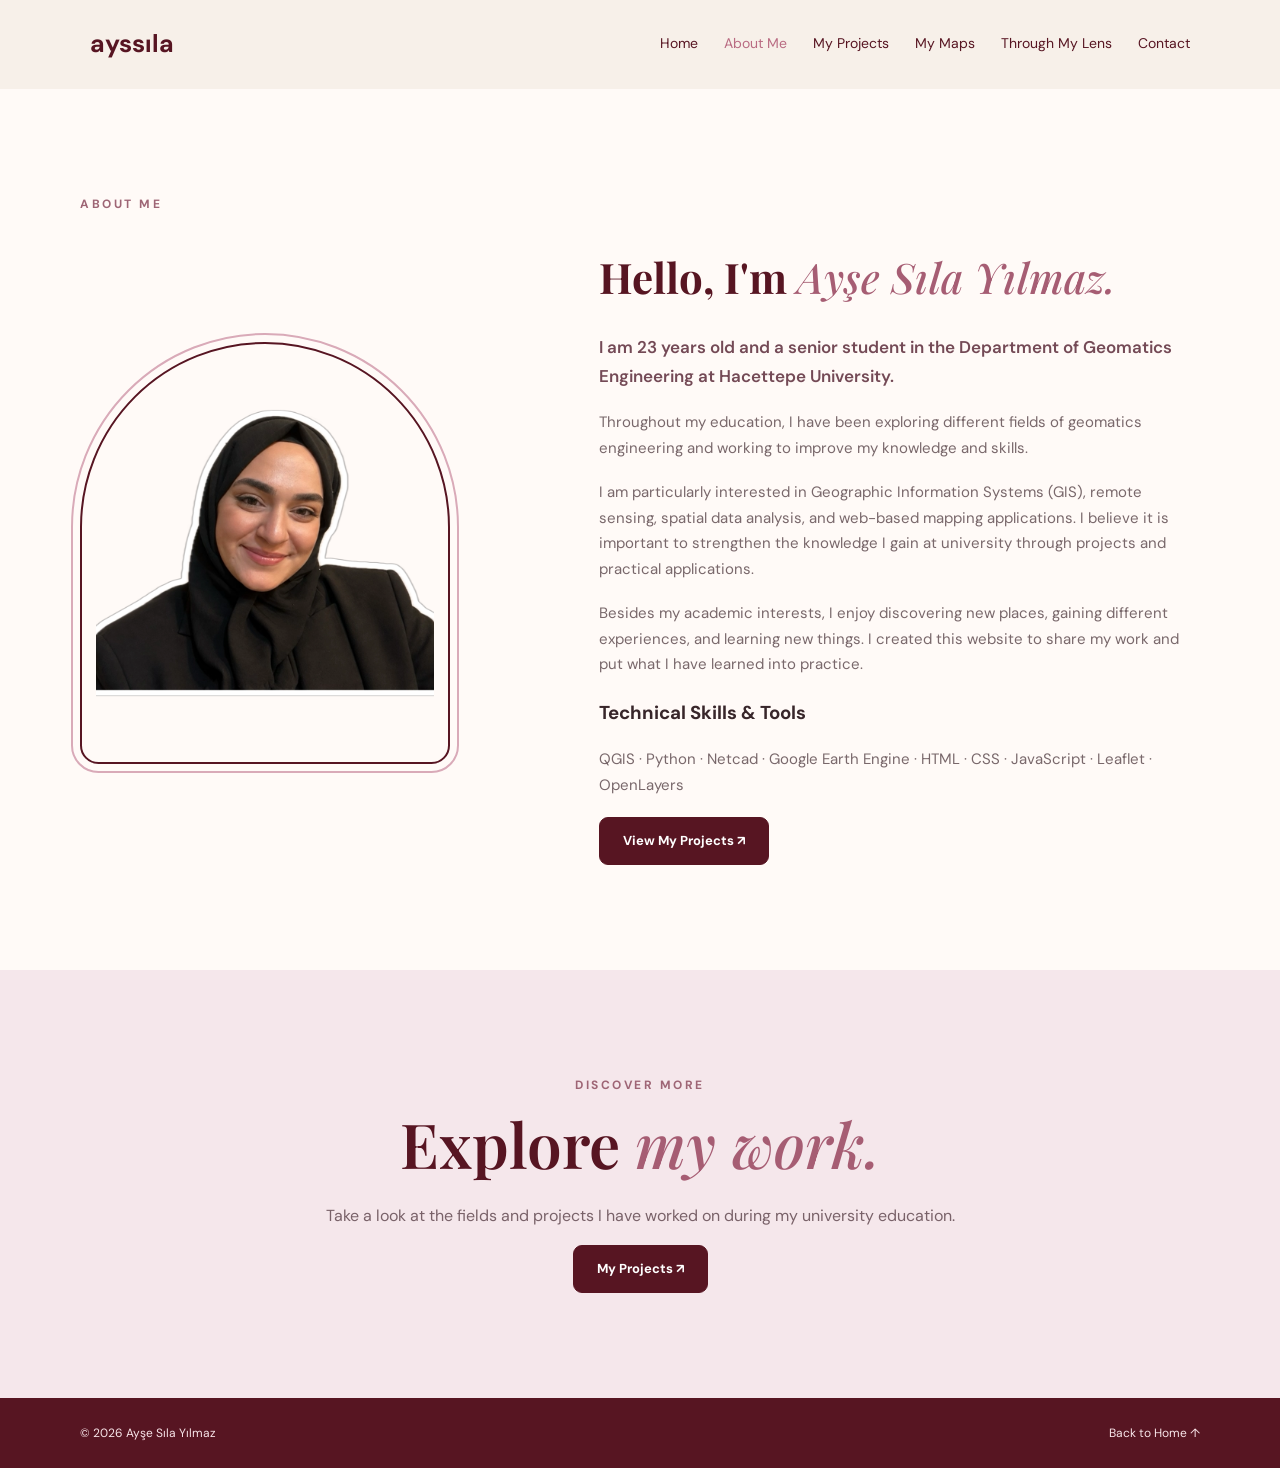
<file: about.html>
<!DOCTYPE html>
<html lang="en">
<head>
  <meta charset="UTF-8">
  <meta name="viewport" content="width=device-width, initial-scale=1.0">
  <title>About Me | Ayşe Sıla</title>
  <link rel="stylesheet" href="style.css">
  <script defer src="script.js"></script>
</head>

<body>
  <header class="gallery-header">
    <a class="gallery-logo" href="index.html">
      ayssıla
    </a>

    <nav class="gallery-nav">
      <a href="index.html">Home</a>
      <a href="about.html" class="gallery-active">About Me</a>
      <a href="projects.html">My Projects</a>
      <a href="maps.html">My Maps</a>
      <a href="gallery.html">Through My Lens</a>
      <a href="index.html#iletisim">Contact</a>
    </nav>
  </header>

  <main>
    <section class="section inner-page">
      <div class="container">
        <p class="eyebrow reveal">ABOUT ME</p>

        <div class="about-layout">
          <div class="about-photo reveal from-left">
            <img src="images/profile.png" alt="Ayşe Sıla Yılmaz">
          </div>

          <div class="about-content reveal from-right">
            <h1>Hello, I'm <em>Ayşe Sıla Yılmaz.</em></h1>

            <p class="about-lead">
              I am 23 years old and a senior student
              in the Department of Geomatics Engineering
              at Hacettepe University.
            </p>

            <p>
              Throughout my education, I have been exploring
              different fields of geomatics engineering
              and working to improve my knowledge and skills.
            </p>

            <p>
              I am particularly interested in Geographic
              Information Systems (GIS), remote sensing,
              spatial data analysis, and web-based mapping
              applications. I believe it is important to
              strengthen the knowledge I gain at university
              through projects and practical applications.
            </p>

            <p>
              Besides my academic interests, I enjoy
              discovering new places, gaining different
              experiences, and learning new things.
              I created this website to share my work
              and put what I have learned into practice.
            </p>

            <!-- Technical Skills -->
            <div class="skills-mini">
              <h3>Technical Skills & Tools</h3>
              <p>
            QGIS · Python · Netcad · Google Earth Engine ·
            HTML · CSS · JavaScript · Leaflet · OpenLayers
              </p>
            </div>

            <a class="button-primary" href="projects.html">
              View My Projects ↗
            </a>
          </div>
        </div>
      </div>
    </section>

    <section class="section contact-section">
      <div class="container reveal">
        <p class="eyebrow">DISCOVER MORE</p>

        <h2 class="section-title">
          Explore <em>my work.</em>
        </h2>

        <p>
          Take a look at the fields and projects
          I have worked on during my university education.
        </p>

        <a class="button-primary" href="projects.html">
          My Projects ↗
        </a>
      </div>
    </section>
  </main>

  <footer class="site-footer">
    <span>© 2026 Ayşe Sıla Yılmaz</span>
    <a href="index.html">Back to Home ↑</a>
  </footer>
</body>
</html>
</file>
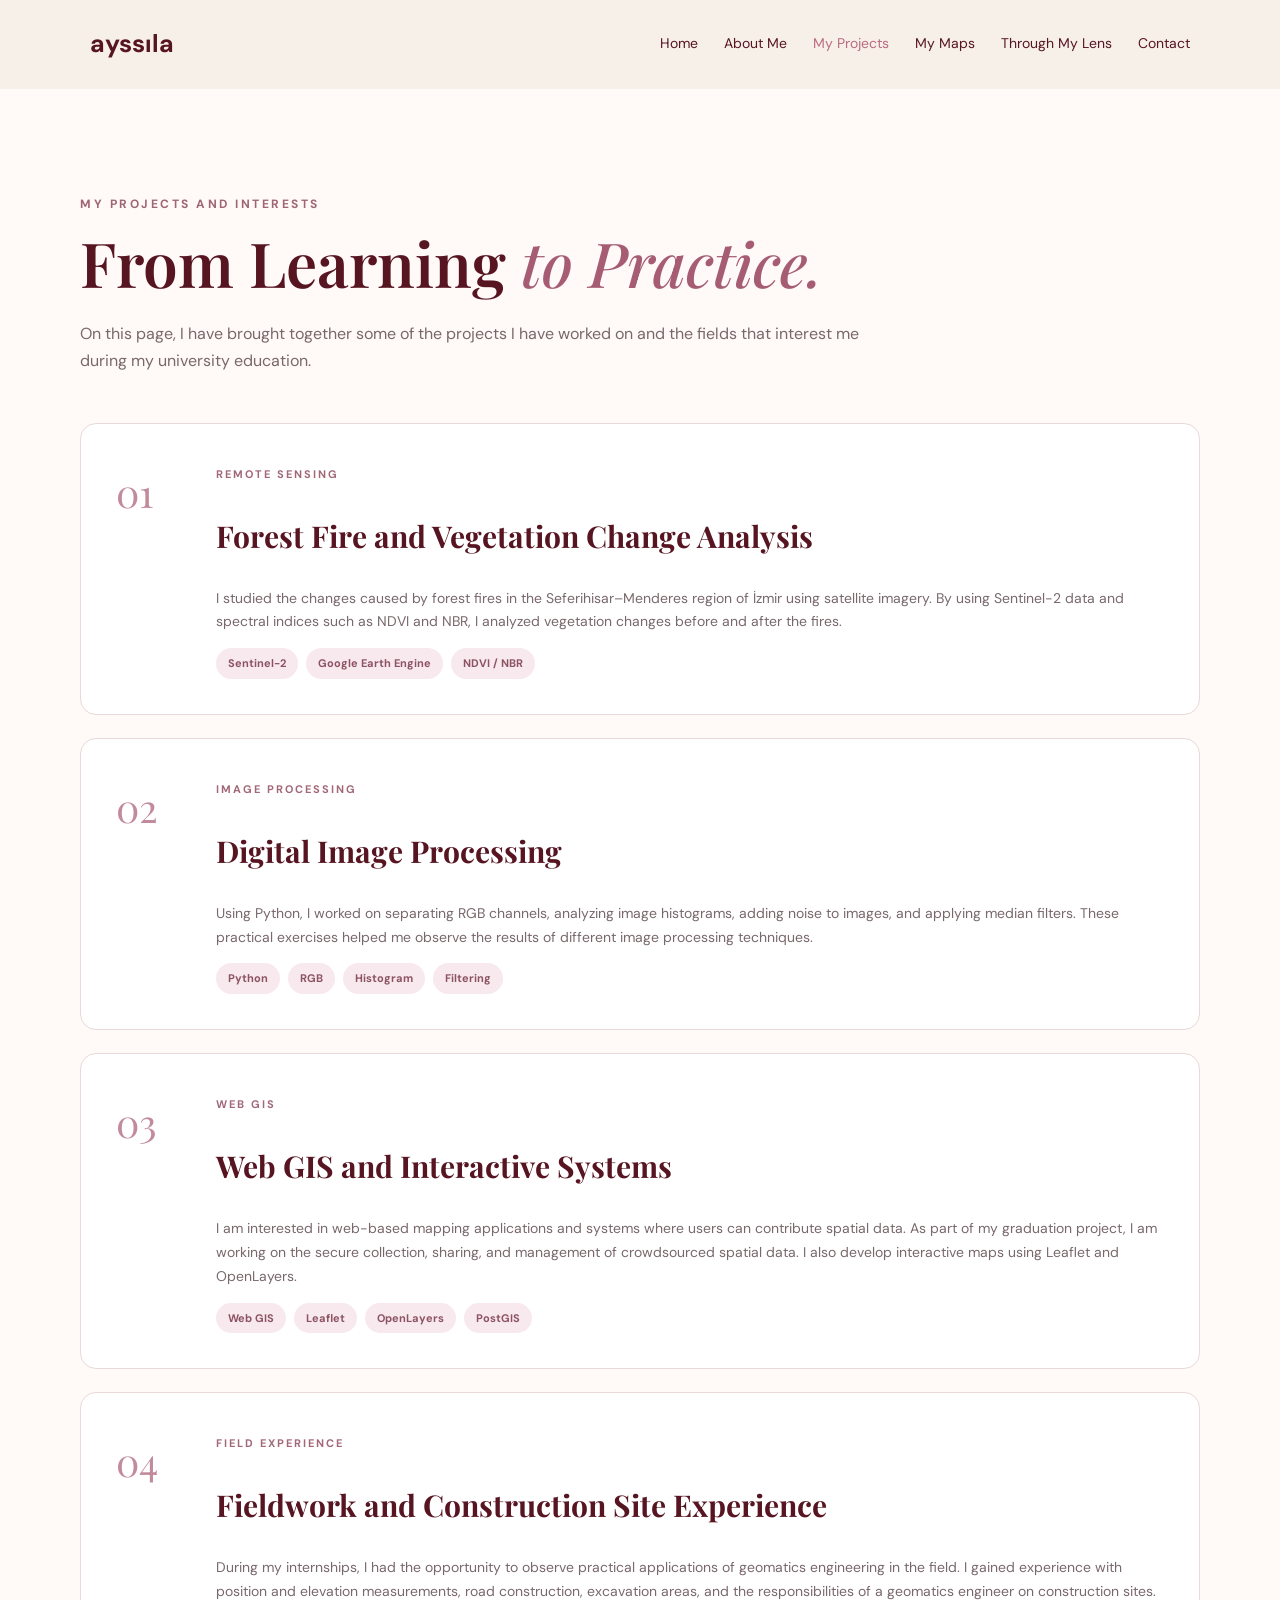
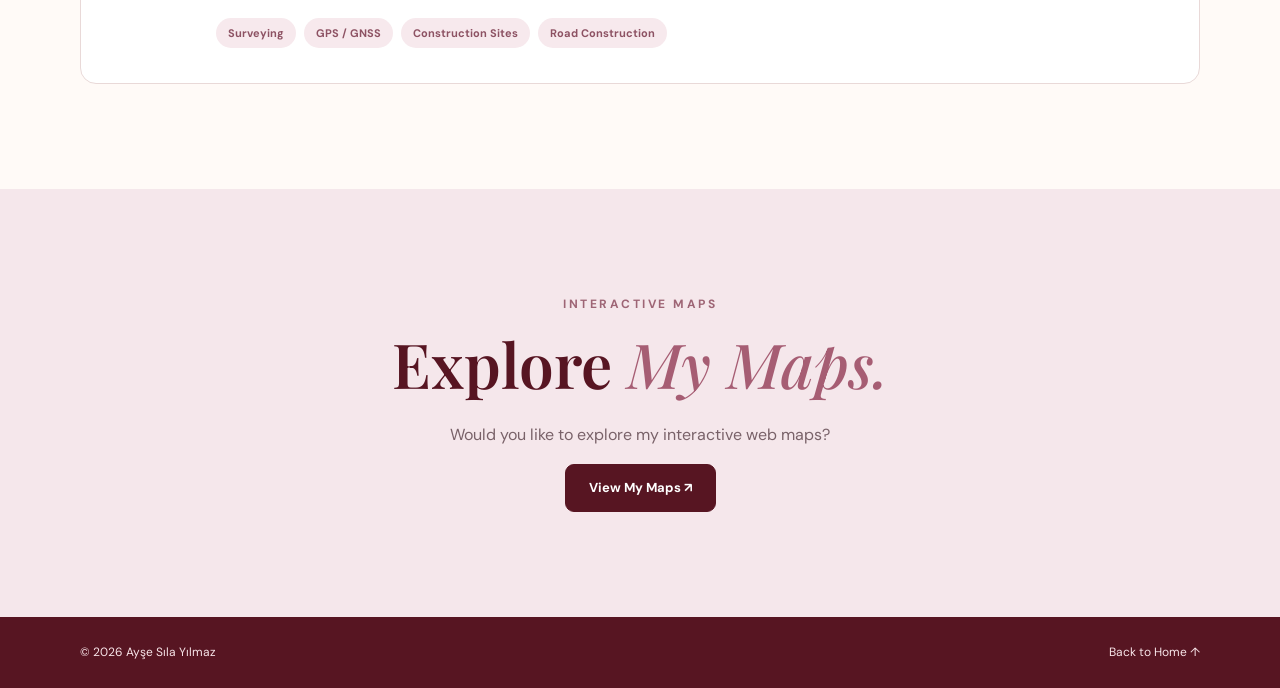
<file: projects.html>
<!DOCTYPE html>
<html lang="en">
<head>
  <meta charset="UTF-8">
  <meta name="viewport" content="width=device-width, initial-scale=1.0">
  <title>My Projects | Ayşe Sıla</title>
  <link rel="stylesheet" href="style.css">
  <script defer src="script.js"></script>
</head>

<body>
    <header class="gallery-header">
      <a class="gallery-logo" href="index.html">
        ayssıla
      </a>

     <nav class="gallery-nav">
       <a href="index.html">Home</a>
       <a href="about.html">About Me</a>
       <a href="projects.html" class="gallery-active">My Projects</a>
       <a href="maps.html">My Maps</a>
       <a href="gallery.html">Through My Lens</a>
       <a href="index.html#iletisim">Contact</a>
     </nav>
    </header>

  <main>
    <section class="section inner-page">
      <div class="container">
        <div class="section-heading reveal">
          <p class="eyebrow">MY PROJECTS AND INTERESTS</p>

          <h1 class="section-title">
            From Learning <em>to Practice.</em>
          </h1>

          <p>
            On this page, I have brought together some
            of the projects I have worked on and the
            fields that interest me during my university education.
          </p>
        </div>

        <div class="project-list">

          <!-- PROJECT 01: REMOTE SENSING -->
          <article class="project-card reveal from-left">
            <div class="project-number">01</div>

            <div class="project-content">
              <span class="project-category">REMOTE SENSING</span>

              <h2>Forest Fire and Vegetation Change Analysis</h2>

              <p>
                I studied the changes caused by forest fires
                in the Seferihisar–Menderes region of İzmir
                using satellite imagery. By using Sentinel-2
                data and spectral indices such as NDVI and NBR,
                I analyzed vegetation changes before and after
                the fires.
              </p>

              <div class="project-tags">
                <span>Sentinel-2</span>
                <span>Google Earth Engine</span>
                <span>NDVI / NBR</span>
              </div>
            </div>
          </article>

          <!-- PROJECT 02: IMAGE PROCESSING -->
          <article class="project-card reveal from-right">
            <div class="project-number">02</div>

            <div class="project-content">
              <span class="project-category">IMAGE PROCESSING</span>

              <h2>Digital Image Processing</h2>

              <p>
                Using Python, I worked on separating RGB
                channels, analyzing image histograms,
                adding noise to images, and applying
                median filters. These practical exercises
                helped me observe the results of different
                image processing techniques.
              </p>

              <div class="project-tags">
                <span>Python</span>
                <span>RGB</span>
                <span>Histogram</span>
                <span>Filtering</span>
              </div>
            </div>
          </article>

          <!-- PROJECT 03: WEB GIS -->
          <article class="project-card reveal from-left">
            <div class="project-number">03</div>

            <div class="project-content">
              <span class="project-category">WEB GIS</span>

              <h2>Web GIS and Interactive Systems</h2>

              <p>
                I am interested in web-based mapping
                applications and systems where users
                can contribute spatial data.
                As part of my graduation project,
                I am working on the secure collection,
                sharing, and management of crowdsourced
                spatial data. I also develop interactive
                maps using Leaflet and OpenLayers.
              </p>

              <div class="project-tags">
                <span>Web GIS</span>
                <span>Leaflet</span>
                <span>OpenLayers</span>
                <span>PostGIS</span>
              </div>
            </div>
          </article>

          <!-- PROJECT 04: FIELD EXPERIENCE -->
          <article class="project-card reveal from-right">
            <div class="project-number">04</div>

            <div class="project-content">
              <span class="project-category">FIELD EXPERIENCE</span>

              <h2>Fieldwork and Construction Site Experience</h2>

              <p>
                During my internships, I had the opportunity
                to observe practical applications of
                geomatics engineering in the field.
                I gained experience with position and
                elevation measurements, road construction,
                excavation areas, and the responsibilities
                of a geomatics engineer on construction sites.
              </p>

              <div class="project-tags">
                <span>Surveying</span>
                <span>GPS / GNSS</span>
                <span>Construction Sites</span>
                <span>Road Construction</span>
              </div>
            </div>
          </article>

        </div>
      </div>
    </section>

    <!-- INTERACTIVE MAPS -->
    <section class="section contact-section">
      <div class="container reveal from-bottom">
        <p class="eyebrow">INTERACTIVE MAPS</p>

        <h2 class="section-title">
          Explore <em>My Maps.</em>
        </h2>

        <p>
          Would you like to explore my interactive web maps?
        </p>

        <a class="button-primary" href="index.html#haritalar">
          View My Maps ↗
        </a>
      </div>
    </section>
  </main>

  <footer class="site-footer">
    <span>© 2026 Ayşe Sıla Yılmaz</span>
    <a href="index.html">Back to Home ↑</a>
  </footer>
</body>
</html>
</file>
<file: style.css>
@import url('https://fonts.googleapis.com/css2?family=DM+Sans:wght@400;500;600;700&family=Playfair+Display:ital,wght@0,500;0,600;0,700;1,500;1,600&display=swap');

:root {
  --burgundy: #571522;
  --burgundy-dark: #3c101a;
  --pink: #e8bcc7;
  --cream: #f7f0e9;
  --white: #fffaf7;
  --text: #38262a;
  --muted: #79686b;
  --border: #e9d9d8;
  --shadow: 0 18px 45px rgba(87,21,34,.08);
}

* {
  box-sizing: border-box;
}

html {
  scroll-behavior: smooth;
  scroll-padding-top: 90px;
}

body {
  margin: 0;
  font-family: 'DM Sans', Arial, sans-serif;
  color: var(--text);
  background: var(--white);
  line-height: 1.7;
  overflow-x: hidden;
}

a {
  color: inherit;
  text-decoration: none;
}

button {
  font: inherit;
  cursor: pointer;
}

img {
  max-width: 100%;
  display: block;
}

.container {
  width: min(1120px, calc(100% - 44px));
  margin: auto;
}

.section {
  padding: 105px 0;
}

.section-title {
  margin: 8px 0 20px;
  color: var(--burgundy);
  font-family: 'Playfair Display', Georgia, serif;
  font-size: clamp(36px, 5vw, 62px);
  font-weight: 600;
  line-height: 1.2;
}

h1 em,
h2 em,
h3 em,
h4 em,
.section-title em {
  color: #a65d73;
  font-family: 'Playfair Display', Georgia, serif;
  font-weight: 500;
}

.eyebrow {
  margin: 0 0 12px;
  color: #9e6575;
  font-size: 12px;
  font-weight: 700;
  letter-spacing: 2.5px;
  text-transform: uppercase;
}

.section-heading {
  max-width: 790px;
  margin-bottom: 48px;
}

.section-heading > p:last-child {
  color: var(--muted);
}

/* =========================
   NAVBAR
========================= */

.site-header {
  position: sticky;
  top: 0;
  z-index: 1100;
  background: rgba(255,250,247,.96);
  border-bottom: 1px solid var(--border);
  backdrop-filter: blur(12px);
}

.site-nav {
  min-height: 76px;
  display: flex;
  align-items: center;
  justify-content: space-between;
  gap: 20px;
}

.brand {
  color: var(--burgundy);
  font-family: 'Playfair Display', Georgia, serif;
  font-size: 27px;
  font-weight: 700;
}

.brand span {
  color: #c78499;
}

.nav-links {
  display: flex;
  gap: 29px;
  list-style: none;
  padding: 0;
  margin: 0;
}

.nav-links a {
  font-size: 13px;
  font-weight: 600;
  color: #654c53;
  transition: color .25s;
}

.nav-links a:hover,
.nav-links a.active {
  color: #bd7188;
}

.mobile-menu {
  display: none;
  border: 0;
  background: transparent;
  color: var(--burgundy);
  font-size: 26px;
}

/* =========================
   BUTTONS
========================= */

.button-primary,
.button-outline {
  display: inline-flex;
  align-items: center;
  justify-content: center;
  min-height: 48px;
  padding: 11px 23px;
  border-radius: 9px;
  font-size: 13px;
  font-weight: 700;
  transition: transform .25s, background .25s, box-shadow .25s;
}

.button-primary {
  color: white;
  background: var(--burgundy);
  border: 1px solid var(--burgundy);
}

.button-outline {
  color: var(--burgundy);
  border: 1px solid #c8a7af;
}

.button-primary:hover,
.button-outline:hover {
  transform: translateY(-3px);
  box-shadow: var(--shadow);
}

.button-primary:hover {
  background: var(--burgundy-dark);
}

.button-outline:hover {
  background: #f7e9ed;
}

.text-link {
  display: inline-block;
  color: var(--burgundy);
  font-size: 14px;
  font-weight: 700;
  border-bottom: 1px solid var(--burgundy);
  padding-bottom: 4px;
}

/* =========================
   HOMEPAGE
========================= */

.hero {
  min-height: min(750px, calc(100vh - 76px));
  background: linear-gradient(130deg, #fffaf7, #f7edf0);
  display: flex;
  flex-direction: column;
  justify-content: center;
  padding: 75px 0 30px;
}

.hero-grid {
  display: grid;
  grid-template-columns: 1.15fr .85fr;
  gap: 75px;
  align-items: center;
}

.hero-copy h1 {
  color: var(--burgundy);
  font-family: 'Playfair Display', Georgia, serif;
  font-size: clamp(62px, 8vw, 108px);
  line-height: 1.04;
  font-weight: 600;
  margin: 12px 0 25px;
  letter-spacing: -3px;
}

.hero-copy > p:not(.eyebrow) {
  max-width: 510px;
  color: #6e565d;
  font-size: 16px;
}

.hero-actions {
  display: flex;
  flex-wrap: wrap;
  gap: 13px;
  margin-top: 32px;
}

.hero-photo {
  max-width: 420px;
  justify-self: center;
  position: relative;
  padding: 12px;
  border: 1px solid #e6c7cf;
  border-radius: 210px 210px 20px 20px;
}

.hero-photo img {
  width: 100%;
  height: 440px;
  object-fit: cover;
  border-radius: 200px 200px 13px 13px;
}

.scroll-cue {
  display: block;
  margin: 50px auto 0;
  color: #9b6d79;
  font-size: 11px;
  font-weight: 700;
  letter-spacing: 2px;
  animation: floatUpDown 2.6s ease-in-out infinite;
}

@keyframes floatUpDown {
  0%, 100% {
    transform: translateY(0);
  }

  50% {
    transform: translateY(8px);
  }
}

.intro-section {
  background: var(--white);
}

.intro-grid {
  display: grid;
  grid-template-columns: 1fr 1fr;
  gap: 70px;
  align-items: center;
}

.intro-copy p {
  color: var(--muted);
  font-size: 16px;
}

/* =========================
   MAPS
========================= */

.maps-section {
  background: var(--cream);
}

.map-panel {
  background: var(--white);
  border: 1px solid #eddddd;
  border-radius: 20px;
  padding: 36px;
  margin-bottom: 38px;
  box-shadow: var(--shadow);
  min-width: 0;
}

.map-panel-title {
  display: flex;
  gap: 20px;
  align-items: flex-start;
  margin-bottom: 26px;
}

.section-number {
  flex-shrink: 0;
  color: #bd8192;
  font-family: 'Playfair Display', Georgia, serif;
  font-size: 27px;
}

.map-panel-title h3 {
  margin: 0 0 8px;
  color: var(--burgundy);
  font-family: 'Playfair Display', Georgia, serif;
  font-size: clamp(23px, 3vw, 31px);
  line-height: 1.3;
}

.map-panel-title p {
  margin: 0;
  color: var(--muted);
  font-size: 14px;
}

.map-toolbar {
  display: flex;
  flex-wrap: wrap;
  gap: 10px;
  align-items: center;
  margin-bottom: 17px;
}

.filter-btn {
  border: 1px solid #e0cbd0;
  background: white;
  color: var(--burgundy);
  border-radius: 30px;
  padding: 8px 16px;
  font-size: 12px;
  font-weight: 700;
  transition: all .25s;
}

.filter-btn:hover {
  background: #f6e8ed;
}

.filter-btn.active {
  color: white;
  background: var(--burgundy);
  border-color: var(--burgundy);
}

#place-count {
  margin-left: auto;
  color: var(--muted);
  font-size: 12px;
}

.map-canvas {
  width: 100%;
  height: 430px;
  border-radius: 13px;
  overflow: hidden;
  background: #e9e8e5;
  border: 1px solid #e6dada;
}

.map-status {
  margin: 8px 0;
  color: #ad4354;
  font-size: 12px;
}

.map-status:empty {
  display: none;
}

.map-legend {
  display: flex;
  flex-wrap: wrap;
  gap: 20px;
  margin-top: 17px;
  font-size: 12px;
  color: var(--muted);
}

.legend-dot {
  display: inline-block;
  width: 10px;
  height: 10px;
  border-radius: 50%;
  margin-right: 5px;
}

.library-dot {
  background: var(--burgundy);
}

.cafe-dot {
  background: #c8899d;
}

.map-help {
  color: #927c81;
  font-size: 12px;
  margin: 14px 0 0;
}

/* HOMEPAGE SIDE BY SIDE MAPS */

.maps-home .maps-grid {
  display: grid;
  grid-template-columns: repeat(2, minmax(0, 1fr));
  gap: 22px;
  align-items: stretch;
}

.maps-home .map-panel-compact {
  margin-bottom: 0;
  padding: 23px;
}

.maps-home .map-panel-title {
  gap: 12px;
  margin-bottom: 17px;
}

.maps-home .map-panel-title h3 {
  font-size: clamp(19px, 2vw, 25px);
}

.maps-home .map-panel-title p {
  font-size: 12px;
}

.maps-home .section-number {
  font-size: 21px;
}

.maps-home .map-canvas {
  height: 310px;
}

.maps-home .map-toolbar {
  gap: 6px;
}

.maps-home .filter-btn {
  padding: 6px 10px;
  font-size: 11px;
}

.maps-home #place-count {
  margin-left: 0;
}

.maps-more {
  text-align: center;
  margin-top: 32px;
}

/* LARGE MAPS */

.maps-detail .map-canvas {
  height: 480px;
}

.maps-detail .map-panel {
  margin-bottom: 30px;
}

/* =========================
   LEAFLET MARKERS
========================= */

.custom-marker {
  width: 42px;
  height: 52px;
  position: relative;
}

.pin-shape {
  position: absolute;
  left: 5px;
  top: 3px;
  width: 32px;
  height: 32px;
  border-radius: 50% 50% 50% 4px;
  transform: rotate(-45deg);
  background: var(--burgundy);
  border: 3px solid white;
  box-shadow: 0 4px 12px rgba(0,0,0,.25);
}

.custom-marker.cafe .pin-shape {
  background: #b97d90;
}

.pin-icon {
  position: absolute;
  top: 9px;
  left: 11px;
  width: 20px;
  height: 20px;
  color: white;
}

.pin-icon svg {
  width: 100%;
  height: 100%;
  fill: none;
  stroke: currentColor;
  stroke-width: 1.8;
  stroke-linecap: round;
  stroke-linejoin: round;
}

.place-popup {
  font-family: 'DM Sans', Arial, sans-serif;
}

.place-popup h3 {
  margin: 0 0 5px;
  font-size: 16px;
  color: var(--burgundy);
}

.place-area {
  color: #96727b;
  font-size: 12px;
  margin-bottom: 9px;
}

.place-popup p {
  font-size: 12px;
  line-height: 1.65;
  color: #5d5052;
}

.place-tags {
  display: flex;
  flex-wrap: wrap;
  gap: 5px;
}

.place-tags span {
  background: #f7e8ed;
  color: var(--burgundy);
  border-radius: 5px;
  padding: 3px 7px;
  font-size: 10px;
}

.place-popup a {
  color: #a14e67;
  font-size: 12px;
  font-weight: 700;
}

/* =========================
   MAP TABLE
========================= */

.map-table-heading {
  margin: 50px 0 22px;
  padding-top: 30px;
  border-top: 1px solid var(--border);
}

.map-table-heading h4 {
  margin: 0 0 7px;
  color: var(--burgundy);
  font-family: 'Playfair Display', Georgia, serif;
  font-size: 32px;
}

.map-table-heading p:last-child {
  margin: 0;
  color: var(--muted);
  font-size: 14px;
}

.table-scroll {
  width: 100%;
  overflow-x: auto;
  border: 1px solid var(--border);
  border-radius: 13px;
}

.places-table {
  width: 100%;
  border-collapse: collapse;
  text-align: left;
  background: white;
  min-width: 610px;
}

.places-table th {
  padding: 15px 18px;
  background: #f6e8ec;
  color: var(--burgundy);
  font-size: 12px;
}

.places-table td {
  padding: 13px 18px;
  border-top: 1px solid #f0e5e5;
  vertical-align: middle;
  font-size: 13px;
}

.places-table tbody tr:hover {
  background: #fff5f7;
}

.places-table td img {
  width: 112px;
  height: 78px;
  border-radius: 9px;
  object-fit: cover;
  transition: transform .35s;
}

.places-table tr:hover img {
  transform: scale(1.04);
}

.places-table strong {
  display: block;
  color: var(--burgundy);
}

.places-table small {
  display: block;
  color: var(--muted);
}

.type-pill {
  display: inline-block;
  padding: 5px 10px;
  border-radius: 20px;
  font-size: 11px;
  font-weight: 700;
}

.library-pill {
  background: #f0e0e5;
  color: var(--burgundy);
}

.cafe-pill {
  background: #f9e9ed;
  color: #9d5b72;
}

.travel-map-note {
  display: flex;
  justify-content: flex-end;
  align-items: center;
  flex-wrap: wrap;
  gap: 8px 15px;
  margin: 0 0 12px;
  color: #947c83;
  font-size: 12px;
}

.travel-count {
  color: var(--burgundy);
  font-weight: 700;
}

#travel-map-instruction {
  padding-left: 12px;
  border-left: 1px solid #d8b7c0;
}

/* =========================
   ABOUT PAGE
========================= */

.inner-page {
  min-height: 70vh;
  background: var(--white);
}

.about-layout {
  display: grid;
  grid-template-columns: .85fr 1.15fr;
  align-items: center;
  gap: 75px;
  margin-top: 28px;
}

.about-photo {
  padding: 12px;
  border: 1px solid #e8cbd1;
  border-radius: 180px 180px 16px 16px;
}

.about-photo img {
  width: 100%;
  height: 450px;
  object-fit: cover;
  border-radius: 170px 170px 10px 10px;
}

.about-content h1 {
  margin: 0 0 20px;
  font-family: 'Playfair Display', Georgia, serif;
  color: var(--burgundy);
  font-size: clamp(34px, 4vw, 50px);
}

.about-content p {
  color: var(--muted);
  font-size: 15px;
  margin: 0 0 19px;
}

.about-content .about-lead {
  color: #744a56;
  font-size: 17px;
  font-weight: 600;
}

.about-details {
  background: var(--cream);
}

.feature-grid {
  display: grid;
  grid-template-columns: repeat(3, 1fr);
  gap: 20px;
}

.feature-card {
  background: var(--white);
  border: 1px solid var(--border);
  border-radius: 15px;
  padding: 30px;
  transition: transform .3s, box-shadow .3s;
}

.feature-card:hover {
  transform: translateY(-7px);
  box-shadow: var(--shadow);
}

.feature-icon {
  color: #b7798d;
  font-size: 32px;
}

.feature-card h3 {
  color: var(--burgundy);
  font-family: 'Playfair Display', Georgia, serif;
  font-size: 24px;
}

.feature-card p {
  color: var(--muted);
  font-size: 14px;
}

/* =========================
   PROJECTS
========================= */

.project-list {
  display: flex;
  flex-direction: column;
  gap: 23px;
}

.project-card {
  display: grid;
  grid-template-columns: 75px 1fr;
  gap: 25px;
  padding: 35px;
  border: 1px solid var(--border);
  border-radius: 16px;
  background: white;
  transition: box-shadow .3s, transform .3s;
}

.project-card:hover {
  box-shadow: var(--shadow);
  transform: translateY(-4px);
}

.project-number {
  color: #c18b9b;
  font-family: 'Playfair Display', Georgia, serif;
  font-size: 39px;
}

.project-category {
  color: #a26778;
  font-size: 11px;
  font-weight: 700;
  letter-spacing: 2px;
}

.project-content h2 {
  color: var(--burgundy);
  font-family: 'Playfair Display', Georgia, serif;
  font-size: clamp(23px, 3vw, 30px);
}

.project-content p {
  color: var(--muted);
  font-size: 14px;
}

.project-tags {
  display: flex;
  flex-wrap: wrap;
  gap: 8px;
}

.project-tags span {
  border-radius: 20px;
  background: #f7e9ed;
  padding: 6px 12px;
  color: #8d5263;
  font-size: 11px;
  font-weight: 700;
}

/* =========================
   CONTACT AND FOOTER
========================= */

.contact-section {
  background: #f5e7eb;
  text-align: center;
}

.contact-section .container {
  max-width: 760px;
}

.contact-section p:not(.eyebrow) {
  color: #796269;
}

.contact-actions {
  display: flex;
  justify-content: center;
  flex-wrap: wrap;
  gap: 14px;
  margin-top: 28px;
}

.contact-actions a {
  padding: 12px 25px;
  border-radius: 9px;
  background: var(--burgundy);
  color: white;
  font-size: 13px;
  font-weight: 700;
}

.contact-actions a:hover {
  background: var(--burgundy-dark);
}

.site-footer {
  display: flex;
  justify-content: space-between;
  gap: 20px;
  padding: 25px max(22px, calc((100vw - 1120px)/2));
  background: var(--burgundy);
  color: #f8e5e9;
  font-size: 12px;
}

/* =========================
   SCROLL ANIMATIONS
========================= */

.reveal {
  opacity: 0;
  transform: translateY(35px);
  transition: opacity .8s ease, transform .8s ease;
}

.reveal.from-left {
  transform: translateX(-55px);
}

.reveal.from-right {
  transform: translateX(55px);
}

.reveal.from-bottom {
  transform: translateY(55px);
}

.reveal.visible {
  opacity: 1;
  transform: translate(0, 0);
}

/* =========================
   HOMEPAGE PHOTO SLIDER
========================= */

.memory-section {
  max-width: 1200px;
  margin: 85px auto;
  padding: 0 25px;
}

.memory-heading {
  text-align: center;
  margin-bottom: 35px;
}

.memory-label {
  color: #a36b7b;
  font-size: 12px;
  letter-spacing: 3px;
}

.memory-heading h2 {
  font-size: clamp(30px, 4vw, 48px);
  color: var(--burgundy);
  margin: 12px 0;
}

.memory-heading p {
  max-width: 560px;
  margin: auto;
  line-height: 1.8;
}

.memory-slider {
  overflow: hidden;
  width: 100%;
  cursor: grab;
  touch-action: pan-y;
  user-select: none;
  border-radius: 16px;
}

.memory-slider:active {
  cursor: grabbing;
}

.memory-track {
  display: flex;
  gap: 16px;
  width: max-content;
  will-change: transform;
}

.memory-photo {
  flex: 0 0 210px;
  height: 270px;
  border-radius: 15px;
  overflow: hidden;
  cursor: pointer;
  position: relative;
  transition: transform .3s, box-shadow .3s;
}

.memory-photo:nth-child(3n + 2) {
  height: 235px;
  margin-top: 18px;
}

.memory-photo:nth-child(4n + 3) {
  height: 255px;
  margin-top: 7px;
}

.memory-photo:hover {
  transform: translateY(-6px);
  box-shadow: 0 12px 25px #57152230;
}

.memory-photo img {
  width: 100%;
  height: 100%;
  object-fit: cover;
  pointer-events: none;
  transition: transform .4s;
}

.memory-photo:hover img {
  transform: scale(1.07);
}

.memory-photo::after {
  content: "↗";
  position: absolute;
  right: 12px;
  bottom: 10px;
  font-size: 23px;
  color: white;
  opacity: 0;
}

.memory-photo:hover::after {
  opacity: 1;
}

.memory-hint {
  text-align: center;
  color: #a36b7b;
  font-size: 13px;
  margin-top: 20px;
}

/* =========================
   HOMEPAGE PHOTO LIGHTBOX
========================= */

.memory-lightbox,
.album-lightbox {
  position: fixed;
  inset: 0;
  z-index: 9999;
  display: flex;
  justify-content: center;
  align-items: center;
  background: rgba(25,9,16,.9);
  backdrop-filter: blur(12px);
  opacity: 0;
  visibility: hidden;
  transition: opacity .35s, visibility .35s;
}

.memory-lightbox.active,
.album-lightbox.active {
  opacity: 1;
  visibility: visible;
}

.memory-lightbox img,
.album-lightbox img {
  max-width: 80vw;
  max-height: 80vh;
  object-fit: contain;
  border-radius: 10px;
  box-shadow: 0 15px 50px #0005;
}

.memory-close,
.memory-arrow,
.album-close,
.album-arrow {
  position: absolute;
  border: none;
  background: rgba(255,255,255,.15);
  color: white;
  border-radius: 50%;
  width: 46px;
  height: 46px;
  font-size: 25px;
}

.memory-close,
.album-close {
  top: 25px;
  right: 30px;
}

.memory-prev,
.album-prev {
  left: 25px;
}

.memory-next,
.album-next {
  right: 25px;
}

.memory-counter,
.album-image-count {
  position: absolute;
  bottom: 25px;
  color: white;
  letter-spacing: 3px;
}

.memory-lightbox img.memory-slide,
.album-lightbox img.album-slide {
  animation: photoSlide .35s ease;
}

@keyframes photoSlide {
  from {
    opacity: 0;
    transform: translateX(45px);
  }

  to {
    opacity: 1;
    transform: translateX(0);
  }
}

/* =========================
   PINTEREST GALLERY
========================= */

.gallery-header {
  display: flex;
  justify-content: space-between;
  align-items: center;
  gap: 25px;
  padding: 23px 7%;
  background: var(--cream);
}

.gallery-logo {
  color: var(--burgundy);
  font-size: 25px;
  font-weight: 700;
}

.gallery-nav {
  display: flex;
  align-items: center;
  flex-wrap: wrap;
  gap: 26px;
}

.gallery-nav a {
  color: var(--burgundy);
  font-size: 14px;
}

.gallery-nav a:hover,
.gallery-nav .gallery-active {
  color: #b96b82;
}

.album-page {
  background: var(--cream);
  min-height: 100vh;
  padding: 65px 6% 85px;
}

.album-intro {
  text-align: center;
  margin: 0 auto 55px;
  max-width: 680px;
  animation: albumIntro .8s ease both;
}

.album-eyebrow {
  font-size: 12px;
  letter-spacing: 3px;
  color: #a36b7b;
}

.album-intro h1 {
  color: var(--burgundy);
  font-size: clamp(36px, 5vw, 65px);
  margin: 15px 0 20px;
}

.album-intro p {
  color: #765c64;
  line-height: 1.9;
}

.album-count {
  display: inline-block;
  margin-top: 20px;
  font-size: 12px;
  letter-spacing: 2px;
  color: #a36b7b;
}

.album-grid {
  columns: 4;
  column-gap: 17px;
  max-width: 1350px;
  margin: auto;
}

.album-item {
  position: relative;
  display: block;
  width: 100%;
  padding: 0;
  border: 0;
  background: transparent;
  margin: 0 0 17px;
  break-inside: avoid;
  overflow: hidden;
  border-radius: 16px;
  cursor: pointer;
  opacity: 0;
  transform: translateY(45px);
  transition: opacity .65s, transform .65s, box-shadow .35s;
}

.album-item.album-visible {
  opacity: 1;
  transform: translateY(0);
}

.album-item:hover {
  transform: translateY(-6px);
  box-shadow: 0 16px 35px rgba(87,21,34,.2);
}

.album-item img {
  width: 100%;
  height: auto;
  transition: transform .5s;
}

.album-item:hover img {
  transform: scale(1.055);
}

.album-item::after {
  content: "↗";
  position: absolute;
  right: 14px;
  bottom: 12px;
  font-size: 24px;
  color: white;
  opacity: 0;
  pointer-events: none;
}

.album-item:hover::after {
  opacity: 1;
}

.album-footer {
  text-align: center;
  margin-top: 60px;
}

.album-footer a {
  color: var(--burgundy);
  border-bottom: 1px solid var(--burgundy);
  padding-bottom: 5px;
}

@keyframes albumIntro {
  from {
    opacity: 0;
    transform: translateY(20px);
  }

  to {
    opacity: 1;
    transform: translateY(0);
  }
}

/* =========================
   RESPONSIVE DESIGN
========================= */

@media (max-width: 900px) {
  .maps-home .maps-grid {
    grid-template-columns: 1fr;
  }

  .maps-home .map-canvas {
    height: 350px;
  }

  .album-grid {
    columns: 3;
  }
}

@media (max-width: 850px) {
  .mobile-menu {
    display: block;
  }

  .nav-links {
    display: none;
    position: absolute;
    top: 76px;
    left: 0;
    right: 0;
    padding: 23px;
    background: var(--white);
    border-bottom: 1px solid var(--border);
    box-shadow: var(--shadow);
    flex-direction: column;
    gap: 18px;
  }

  .nav-links.open {
    display: flex;
  }

  .hero-grid,
  .intro-grid,
  .about-layout {
    grid-template-columns: 1fr;
    gap: 40px;
  }

  .hero-photo {
    max-width: 350px;
    width: 100%;
  }

  .hero-photo img {
    height: 360px;
  }

  .feature-grid {
    grid-template-columns: 1fr;
  }

  .section {
    padding: 75px 0;
  }

  .map-panel {
    padding: 24px;
  }

  .gallery-header {
    flex-direction: column;
  }

  .gallery-nav {
    justify-content: center;
  }
}

@media (max-width: 600px) {
  .album-grid {
    columns: 2;
    column-gap: 10px;
  }

  .album-item {
    margin-bottom: 10px;
    border-radius: 11px;
  }

  .album-page {
    padding: 45px 15px;
  }

  .gallery-nav {
    gap: 13px;
  }

  .gallery-nav a {
    font-size: 12px;
  }
}

@media (max-width: 540px) {
  .container {
    width: calc(100% - 30px);
  }

  .hero-copy h1 {
    font-size: 65px;
  }

  .hero-photo img {
    height: 310px;
  }

  .map-canvas,
  .maps-detail .map-canvas {
    height: 350px;
  }

  .map-panel {
    padding: 18px;
  }

  .map-panel-title {
    gap: 11px;
  }

  .project-card {
    grid-template-columns: 1fr;
    padding: 24px;
  }

  .travel-map-note {
    justify-content: flex-start;
  }

  #travel-map-instruction {
    padding-left: 0;
    border-left: 0;
  }

  .site-footer {
    flex-direction: column;
    text-align: center;
  }

  .memory-photo {
    flex-basis: 155px;
    height: 210px;
  }

  .memory-photo:nth-child(3n + 2) {
    height: 185px;
  }

  .memory-photo:nth-child(4n + 3) {
    height: 200px;
  }
}

@media (prefers-reduced-motion: reduce) {
  *,
  *::before,
  *::after {
    animation-duration: .01ms !important;
    transition-duration: .01ms !important;
    scroll-behavior: auto !important;
  }

  .reveal,
  .reveal.from-left,
  .reveal.from-right,
  .reveal.from-bottom {
    opacity: 1;
    transform: none;
  }
}

/* =========================
   ALL PHOTOS BUTTON
========================= */

.memory-more {
  display: flex;
  justify-content: center;
  margin-top: 28px;
}

.memory-more .button-primary {
  padding: 12px 28px;
  border-radius: 9px;
}

/* =========================
   HOMEPAGE PROFILE
========================= */

.hero .eyebrow {
  font-size: 22px;
  font-weight: 800;
  letter-spacing: 3px;
}

.hero-photo {
  width: 100%;
  max-width: 370px;
  padding: 7px;
  border: 1.5px solid #d9aab8;
  border-radius: 190px 190px 18px 18px;
  overflow: hidden;
}

.hero-photo img {
  width: 100%;
  height: 370px;
  object-fit: cover;
  object-position: center;
  border-radius: 185px 185px 12px 12px;
}

/* DOUBLE ARCH PROFILE FRAME */

.hero-photo,
.about-photo {
  position: relative;
  width: 100%;
  max-width: 370px;
  padding: 14px;
  border: 2px solid #571522;
  outline: 2px solid #d9aab8;
  outline-offset: 7px;
  border-radius: 200px 200px 20px 20px;
  overflow: visible;
  background: transparent;
}

.hero-photo img,
.about-photo img {
  width: 100%;
  height: 390px;
  object-fit: cover;
  object-position: center;
  border-radius: 190px 190px 12px 12px;
}

.about-layout h1 {
  font-size: 42px;
}

/* =========================
   MOBILE NAVIGATION
========================= */

@media (max-width: 850px) {
  .mobile-menu {
    display: none !important;
  }

  .site-nav {
    display: flex;
    flex-direction: column;
    align-items: center;
    gap: 20px;
  }

  .nav-links,
  .nav-links.open {
    display: flex !important;
    position: static;
    flex-direction: row;
    flex-wrap: wrap;
    justify-content: center;
    align-items: center;
    gap: 15px;
    width: 100%;
    padding: 0;
    background: transparent;
    border: none;
    box-shadow: none;
  }
}

/* ==========================================
   NEW: TRAVEL JOURNAL MEMORY CARDS
========================================== */

.travel-journal-card {
  position: absolute;
  z-index: 15;
  left: 12px;
  right: 12px;
  bottom: 12px;
  max-width: 420px;
  max-height: 65%;
  overflow-y: auto;
  margin: auto;
  padding: 20px;
  background: #fffaf7;
  color: #571522;
  border: 1px solid #e8bcc7;
  border-radius: 20px;
  box-shadow: 0 12px 38px rgba(55,17,28,.23);
  box-sizing: border-box;
  display: none;
  font-family: 'DM Sans', Arial, sans-serif;
}

.travel-journal-card.is-open {
  display: block;
  animation: travelCardAppear .25s ease both;
}

@keyframes travelCardAppear {
  from {
    opacity: 0;
    transform: translateY(12px);
  }

  to {
    opacity: 1;
    transform: translateY(0);
  }
}

.travel-journal-header {
  display: flex;
  justify-content: space-between;
  align-items: center;
  gap: 12px;
}

.travel-journal-eyebrow {
  font-size: 10px;
  letter-spacing: 2px;
  font-weight: 700;
  color: #a46a7b;
}

.travel-journal-close {
  border: 0;
  background: #f6e6eb;
  color: #571522;
  border-radius: 50%;
  width: 29px;
  height: 29px;
  font-size: 22px;
  line-height: 1;
  cursor: pointer;
}

.travel-journal-title {
  font-family: 'Playfair Display', Georgia, serif;
  font-size: 28px;
  margin: 8px 0 6px;
  color: #571522;
  line-height: 1.3;
}

.travel-journal-memory {
  font-family: Georgia, serif;
  font-style: italic;
  color: #855767;
  font-size: 14px;
  line-height: 1.6;
  margin: 0 0 15px;
}

.travel-journal-images {
  display: grid;
  grid-template-columns: repeat(2, minmax(0, 1fr));
  gap: 9px;
}

.travel-journal-photo {
  position: relative;
  display: block;
  min-width: 0;
  padding: 0;
  border: 0;
  background: #f6e6eb;
  border-radius: 12px;
  overflow: hidden;
  cursor: zoom-in;
  aspect-ratio: 4 / 3;
}

.travel-journal-photo:only-child {
  grid-column: span 2;
  aspect-ratio: 16 / 9;
}

.travel-journal-photo img {
  width: 100%;
  height: 100%;
  display: block;
  object-fit: cover;
  transition: transform .25s;
}

.travel-journal-photo:hover img {
  transform: scale(1.05);
}

.travel-photo-zoom {
  position: absolute;
  right: 9px;
  bottom: 9px;
  background: rgba(255,250,247,.93);
  color: #571522;
  width: 26px;
  height: 26px;
  display: grid;
  place-items: center;
  border-radius: 50%;
  font-size: 16px;
}

.travel-journal-footer {
  display: flex;
  align-items: center;
  justify-content: space-between;
  gap: 10px;
  margin-top: 13px;
  color: #855767;
  font-size: 12px;
}

.travel-journal-footer button {
  border: 1px solid #e8bcc7;
  background: #fff;
  color: #571522;
  border-radius: 9px;
  padding: 7px 14px;
  cursor: pointer;
  font-size: 17px;
  transition: background .2s;
}

.travel-journal-footer button:hover:not(:disabled) {
  background: #f6e6eb;
}

.travel-journal-footer button:disabled {
  opacity: .35;
  cursor: default;
}

.travel-journal-empty {
  font-size: 13px;
  color: #855767;
  background: #f8edf0;
  border-radius: 10px;
  padding: 13px;
  margin: 12px 0 0;
}

/* ==========================================
   NEW: TRAVEL PHOTO MODAL
========================================== */

.travel-photo-modal[hidden] {
  display: none !important;
}

.travel-photo-modal {
  position: fixed;
  inset: 0;
  z-index: 99999;
  background: rgba(22,8,14,.92);
  backdrop-filter: blur(8px);
  display: flex;
  align-items: center;
  justify-content: center;
  padding: 48px 58px;
  box-sizing: border-box;
}

.travel-photo-modal figure {
  margin: 0;
  display: flex;
  flex-direction: column;
  align-items: center;
  justify-content: center;
  max-width: 100%;
  max-height: 100%;
  gap: 12px;
}

.travel-photo-modal figure img {
  max-width: 100%;
  max-height: calc(100vh - 130px);
  object-fit: contain;
  border-radius: 10px;
  box-shadow: 0 15px 50px rgba(0,0,0,.35);
}

.travel-photo-modal figcaption {
  color: #fffaf7;
  font-size: 13px;
  text-align: center;
  letter-spacing: 1px;
}

.travel-photo-modal button {
  position: absolute;
  border: 1px solid rgba(255,255,255,.35);
  border-radius: 50%;
  background: rgba(255,250,247,.91);
  color: #571522;
  cursor: pointer;
  width: 39px;
  height: 39px;
  font-size: 27px;
  display: grid;
  place-items: center;
  line-height: 1;
  transition: background .2s, transform .2s;
}

.travel-photo-modal button:hover {
  background: #fff;
}

.travel-modal-close {
  right: 18px;
  top: 18px;
}

.travel-modal-prev {
  left: 12px;
  top: 50%;
  transform: translateY(-50%);
}

.travel-modal-next {
  right: 12px;
  top: 50%;
  transform: translateY(-50%);
}

/* ==========================================
   NEW: MOBILE TRAVEL JOURNAL
========================================== */

@media (max-width: 600px) {
  .travel-journal-card {
    left: 8px;
    right: 8px;
    bottom: 8px;
    max-height: 55%;
    padding: 14px;
    border-radius: 15px;
  }

  .travel-journal-title {
    font-size: 23px;
  }

  .travel-journal-memory {
    font-size: 12px;
  }

  .travel-journal-photo {
    aspect-ratio: 4 / 3;
  }

  .travel-photo-modal {
    padding: 50px 45px;
  }

  .travel-photo-modal figure img {
    max-height: 75vh;
  }

  .travel-journal-footer button {
    padding: 5px 11px;
  }
}
</file>
